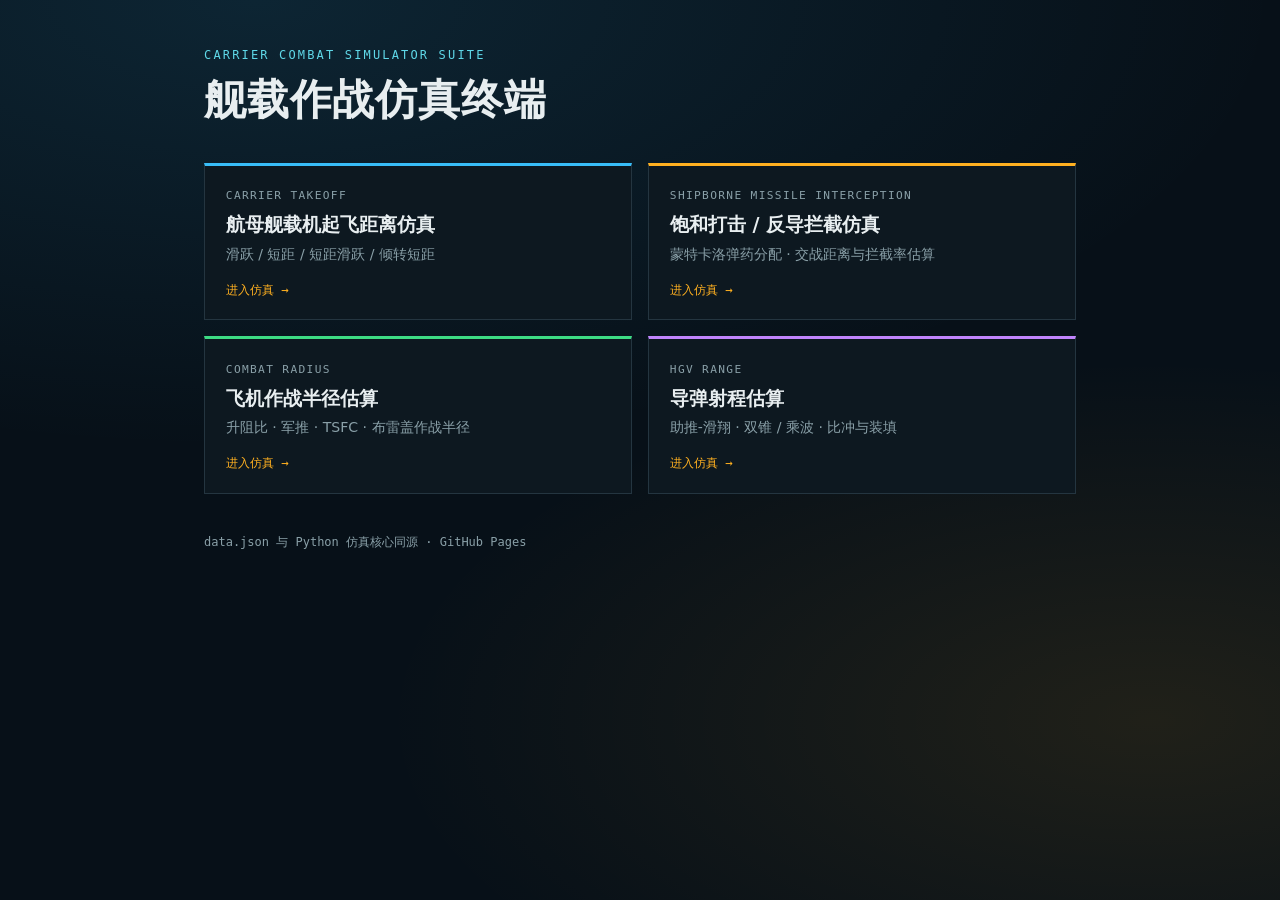
<file: docs/index.html>
<!DOCTYPE html>
<html lang="zh-CN">
<head>
  <meta charset="UTF-8">
  <meta name="viewport" content="width=device-width, initial-scale=1.0">
  <title>舰载作战仿真终端</title>
  <link rel="stylesheet" href="css/hub.css?v=6">
</head>
<body>
  <div class="hub">
    <header class="hub-header">
      <p class="hub-eyebrow">CARRIER COMBAT SIMULATOR SUITE</p>
      <h1 class="hub-title">舰载作战仿真终端</h1>
    </header>
    <main class="hub-grid" id="simGrid">
      <p class="hub-loading" id="hubStatus">正在加载模拟器目录…</p>
    </main>
    <footer class="hub-footer">data.json 与 Python 仿真核心同源 · GitHub Pages</footer>
  </div>
  <script type="module" src="js/hub.js?v=6"></script>
</body>
</html>
</file>
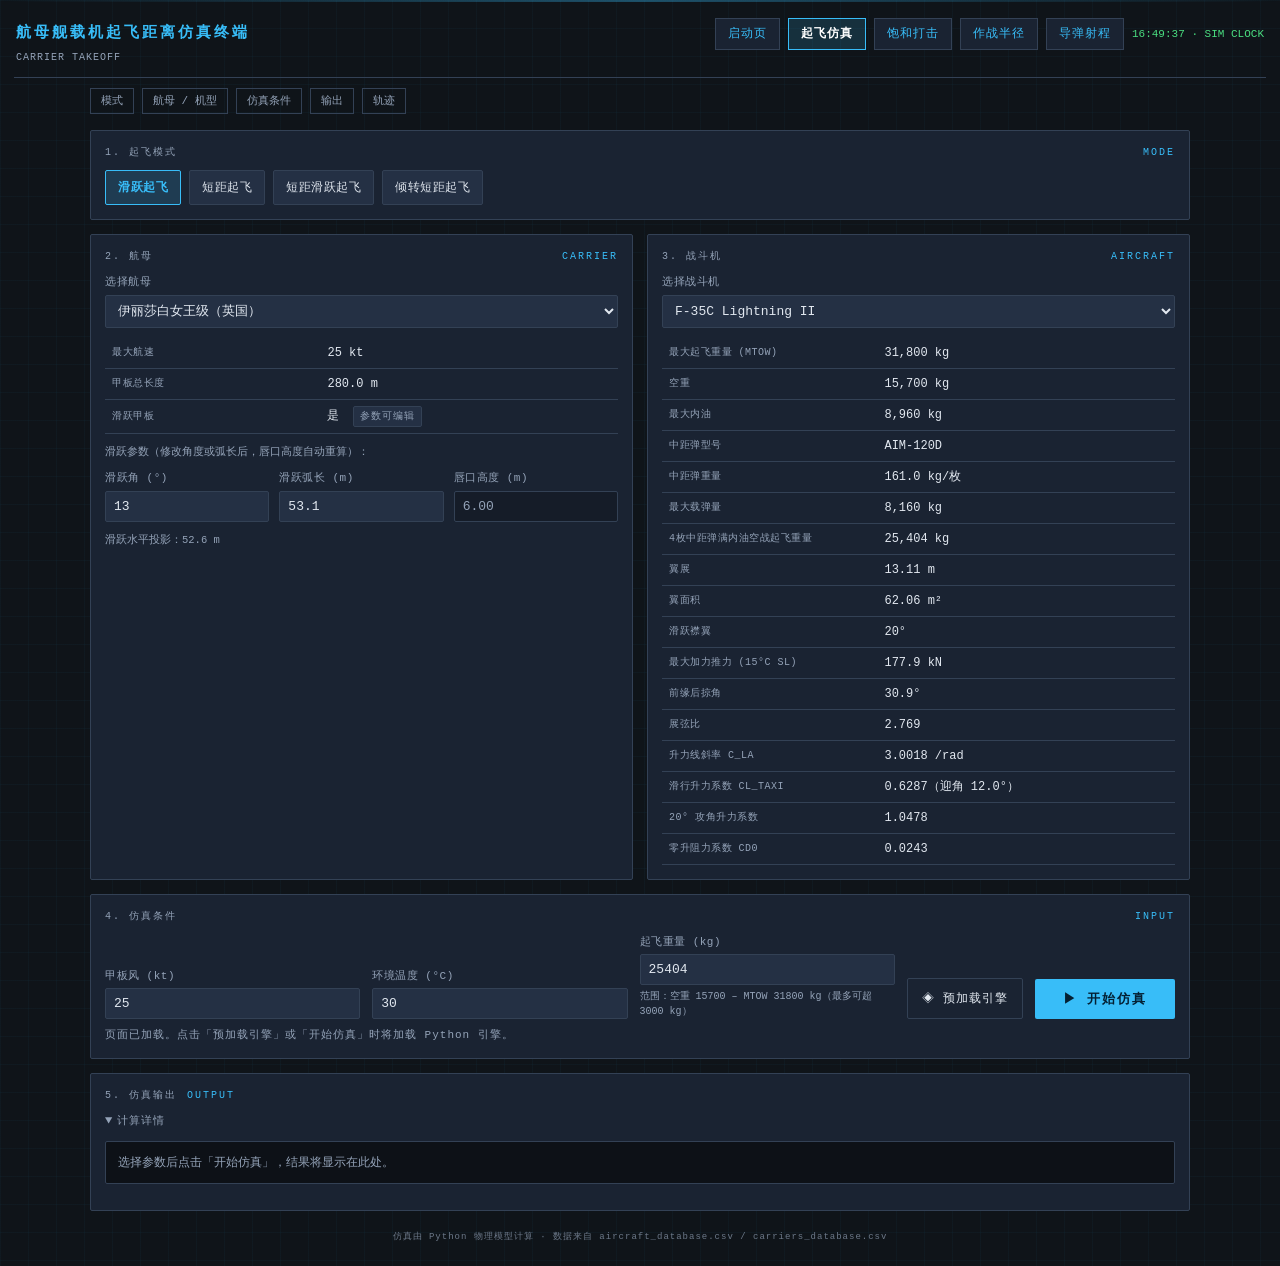
<file: docs/takeoff.html>
<!DOCTYPE html>
<html lang="zh-CN">
<head>
  <meta charset="UTF-8">
  <meta name="viewport" content="width=device-width, initial-scale=1.0">
  <title>航母舰载机起飞距离仿真</title>
  <link rel="stylesheet" href="css/style.css?v=53">
</head>
<body>
  <div class="scanline" aria-hidden="true"></div>
  <header class="terminal-header">
    <div>
      <h1 class="terminal-title">航母舰载机起飞距离仿真终端</h1>
      <p class="terminal-sub" id="headerSubtitle">CARRIER TAKEOFF</p>
    </div>
    <nav class="nav-links" aria-label="模拟器导航">
      <a class="nav-link" href="index.html">启动页</a>
      <a class="nav-link current" href="takeoff.html">起飞仿真</a>
      <a class="nav-link" href="missile-interception-strike.html">饱和打击</a>
      <a class="nav-link" href="combat-radius.html">作战半径</a>
      <a class="nav-link" href="missile-range.html">导弹射程</a>
      <span class="clock" id="takeoffClock">SYS READY</span>
    </nav>
  </header>

  <main>
    <nav class="jump-nav" aria-label="本页章节">
      <a href="#card-mode">模式</a>
      <a href="#card-carrier">航母 / 机型</a>
      <a href="#card-input">仿真条件</a>
      <a href="#outputCard">输出</a>
      <a href="#trajectorySection">轨迹</a>
    </nav>

    <section class="card" id="card-mode">
      <h2><span>1. 起飞模式</span><span class="tag">MODE</span></h2>
      <div class="mode-group" id="modeGroup"></div>
      <div id="strategySection" class="hidden" style="margin-top: 1rem;">
        <h3 id="strategyTitle">喷口 / 短舱策略</h3>
        <div class="mode-group" id="strategyGroup">
          <button type="button" class="mode-btn strategy-btn active" data-strategy="A">策略 A</button>
          <button type="button" class="mode-btn strategy-btn" data-strategy="B">策略 B</button>
          <button type="button" class="mode-btn strategy-btn" data-strategy="C" id="strategyBtnC">策略 C</button>
        </div>
        <p id="strategyDesc" class="note hidden"></p>
      </div>
    </section>

    <div class="grid-2" id="card-carrier">
      <section class="card">
        <h2><span>2. 航母</span><span class="tag">CARRIER</span></h2>
        <label for="carrierSelect">选择航母</label>
        <select id="carrierSelect"></select>
        <table class="spec-table">
          <tbody id="carrierSpecs"></tbody>
        </table>
        <div id="skiJumpSection" class="hidden">
          <p class="note">滑跃参数（修改角度或弧长后，唇口高度自动重算）：</p>
          <div class="ski-edit-row">
            <div>
              <label for="skiAngle">滑跃角 (°)</label>
              <input type="number" id="skiAngle" step="0.1" min="1" max="20">
            </div>
            <div>
              <label for="skiArcLength">滑跃弧长 (m)</label>
              <input type="number" id="skiArcLength" step="0.1" min="1">
            </div>
            <div class="readonly">
              <label for="skiHeight">唇口高度 (m)</label>
              <input type="number" id="skiHeight" readonly tabindex="-1">
            </div>
          </div>
          <p class="note">滑跃水平投影：<span id="skiHorizontal">—</span> m</p>
        </div>
      </section>

      <section class="card">
        <h2><span>3. 战斗机</span><span class="tag">AIRCRAFT</span></h2>
        <label for="aircraftSelect">选择战斗机</label>
        <select id="aircraftSelect"></select>
        <table class="spec-table">
          <tbody id="aircraftSpecs"></tbody>
        </table>
        <div id="hardpointsSection" class="hardpoints-section hidden">
          <h3 class="hardpoints-title">外挂挂点</h3>
          <table class="spec-table hardpoints-table">
            <thead>
              <tr>
                <th>挂点</th>
                <th>限重</th>
                <th>可挂载</th>
              </tr>
            </thead>
            <tbody id="aircraftHardpoints"></tbody>
          </table>
          <ul id="aircraftFixedEquipment" class="hardpoints-fixed"></ul>
        </div>
      </section>
    </div>

    <section class="card" id="card-input">
      <h2><span>4. 仿真条件</span><span class="tag">INPUT</span></h2>
      <div class="run-row">
        <div class="field">
          <label for="windInput">甲板风 (kt)</label>
          <input type="number" id="windInput" step="0.5" min="0" value="">
        </div>
        <div class="field">
          <label for="tempInput">环境温度 (°C)</label>
          <input type="number" id="tempInput" step="0.5" value="">
        </div>
        <div class="field">
          <label for="massInput">起飞重量 (kg)</label>
          <input type="number" id="massInput" step="10" min="1">
          <p class="field-hint" id="massRangeHint"></p>
          <p class="field-error hidden" id="massError"></p>
        </div>
        <button type="button" id="preloadBtn" class="secondary">◈ 预加载引擎</button>
        <button type="button" id="runBtn" class="primary">▶ 开始仿真</button>
      </div>
      <div id="status"></div>
    </section>

    <section class="card" id="outputCard">
      <h2>
        <span class="card-heading">
          <span>5. 仿真输出</span>
          <span class="tag">OUTPUT</span>
        </span>
        <span class="output-summary" id="outputSummary"></span>
      </h2>
      <p id="staleBanner" class="stale-banner hidden">参数已更改，以下结果与当前输入不一致，请重新仿真。</p>
      <div id="highlights" class="stat-row hidden"></div>
      <details id="outputDetails" class="output-details" open>
        <summary>计算详情</summary>
        <pre id="output" class="empty">选择参数后点击「开始仿真」，结果将显示在此处。</pre>
      </details>
    </section>

    <section class="card hidden" id="trajectorySection">
      <h2><span>6. 起飞轨迹</span><span class="tag">TRAJECTORY</span></h2>
      <p class="trajectory-hint">侧视剖面：甲板折线与飞机质心轨迹（水平 x、高度 y，单位 m）</p>
      <p class="trajectory-meta" id="trajectoryMeta"></p>
      <canvas id="trajectoryCanvas" width="1060" height="320"></canvas>
      <div class="trajectory-legend">
        <span class="legend-item"><i class="swatch deck"></i>甲板</span>
        <span class="legend-item"><i class="swatch path"></i>飞机轨迹</span>
        <span class="legend-item"><i class="swatch limit"></i>离舰点 / 滑跑距离</span>
        <span class="legend-item"><i class="swatch marker start"></i>起点</span>
        <span class="legend-item"><i class="swatch marker exit"></i>离舰</span>
        <span class="legend-item"><i class="swatch marker end"></i>轨迹终点</span>
      </div>
    </section>
  </main>

  <footer>
    仿真由 Python 物理模型计算 · 数据来自 aircraft_database.csv / carriers_database.csv
  </footer>

  <button type="button" id="backToTop" class="back-to-top" hidden>↑ 顶部</button>

  <script type="module" src="js/app.js?v=53"></script>
</body>
</html>
</file>
<file: docs/css/hub.css>
:root {
  --bg: #071018;
  --panel: #0d1820;
  --line: #243540;
  --text: #e8eef0;
  --muted: #8aa0a8;
  --amber: #ffb020;
  --cyan: #5fd8e8;
  --blue: #38bdf8;
  --font: "Segoe UI", system-ui, -apple-system, sans-serif;
  --mono: "SF Mono", "Cascadia Code", Menlo, monospace;
}

* { box-sizing: border-box; }
html, body {
  margin: 0;
  min-height: 100vh;
  background:
    radial-gradient(ellipse 80% 50% at 20% 0%, rgba(56, 189, 248, 0.12), transparent),
    radial-gradient(ellipse 60% 40% at 90% 80%, rgba(255, 176, 32, 0.1), transparent),
    var(--bg);
  color: var(--text);
  font-family: var(--font);
}

.hub {
  max-width: 920px;
  margin: 0 auto;
  padding: 3rem 1.5rem 2rem;
}

.hub-eyebrow {
  margin: 0;
  font-family: var(--mono);
  font-size: 0.75rem;
  letter-spacing: 0.18em;
  color: var(--cyan);
}

.hub-title {
  margin: 0.6rem 0 0.4rem;
  font-size: clamp(1.8rem, 4vw, 2.6rem);
  font-weight: 650;
  letter-spacing: 0.02em;
}

.hub-sub {
  margin: 0;
  color: var(--muted);
  font-size: 0.95rem;
}

.hub-grid {
  display: grid;
  gap: 1rem;
  margin-top: 2.2rem;
}

@media (min-width: 720px) {
  .hub-grid { grid-template-columns: 1fr 1fr; }
}

.sim-card {
  display: block;
  text-decoration: none;
  color: inherit;
  background: var(--panel);
  border: 1px solid var(--line);
  padding: 1.4rem 1.3rem 1.3rem;
  transition: border-color 0.15s, transform 0.15s;
}

.sim-card:hover {
  border-color: var(--amber);
  transform: translateY(-2px);
}

.sim-card.takeoff { border-top: 3px solid var(--blue); }
.sim-card.missile_interception { border-top: 3px solid var(--amber); }
.sim-card.combat_radius { border-top: 3px solid #3ddc84; }
.sim-card.missile_range { border-top: 3px solid #c084fc; }

.sim-id {
  font-family: var(--mono);
  font-size: 0.7rem;
  letter-spacing: 0.12em;
  color: var(--muted);
  text-transform: uppercase;
  line-height: 1.35;
  word-break: break-word;
}

.sim-name {
  margin: 0.55rem 0 0.35rem;
  font-size: 1.2rem;
  font-weight: 600;
}

.sim-sub {
  margin: 0;
  color: var(--muted);
  font-size: 0.88rem;
  line-height: 1.45;
}

.sim-cta {
  margin-top: 1.1rem;
  font-family: var(--mono);
  font-size: 0.78rem;
  color: var(--amber);
}

.hub-loading, .hub-error {
  color: var(--muted);
  font-family: var(--mono);
  font-size: 0.85rem;
}

.hub-error { color: #f87171; }

.hub-footer {
  margin-top: 2.5rem;
  font-size: 0.75rem;
  color: var(--muted);
  font-family: var(--mono);
}
</file>
<file: docs/css/style.css>
/* 起飞仿真：战术终端布局/特效对齐饱和打击页，颜色保留起飞蓝青主题 */
:root {
  --bg: #0f1419;
  --surface: #1a2332;
  --surface2: #243044;
  --border: #334155;
  --text: #e2e8f0;
  --muted: #94a3b8;
  --accent: #38bdf8;
  --accent-dim: #0ea5e9;
  --success: #4ade80;
  --danger: #f87171;
  --warn: #fbbf24;
  --radius: 2px;
  --mono: 'Courier New', ui-monospace, SFMono-Regular, Menlo, Consolas, monospace;
}

* { box-sizing: border-box; }

html, body {
  margin: 0;
  padding: 0;
  min-height: 100vh;
  background: var(--bg);
  color: var(--text);
  font-family: var(--mono);
  line-height: 1.5;
}

body {
  background-image:
    linear-gradient(rgba(56, 189, 248, 0.035) 1px, transparent 1px),
    linear-gradient(90deg, rgba(56, 189, 248, 0.035) 1px, transparent 1px);
  background-size: 28px 28px;
  padding: 14px;
}

.scanline {
  position: fixed;
  top: 0; left: 0; right: 0;
  height: 2px;
  background: linear-gradient(90deg, transparent, var(--accent), transparent);
  opacity: 0.35;
  animation: sweep 5s linear infinite;
  pointer-events: none;
  z-index: 50;
}
@keyframes sweep { 0% { top: 0%; } 100% { top: 100%; } }
@media (prefers-reduced-motion: reduce) {
  .scanline { animation: none; display: none; }
}

header.terminal-header {
  display: flex;
  justify-content: space-between;
  align-items: baseline;
  flex-wrap: wrap;
  gap: 8px;
  border-bottom: 1px solid var(--border);
  padding: 4px 2px 12px;
  margin-bottom: 14px;
  background: transparent;
}

.terminal-title {
  margin: 0;
  font-size: 15px;
  letter-spacing: 3px;
  color: var(--accent);
  text-transform: uppercase;
  font-weight: 700;
}

.terminal-sub {
  margin: 4px 0 0;
  font-size: 10px;
  color: var(--muted);
  letter-spacing: 1px;
}

.nav-links {
  display: flex;
  flex-wrap: wrap;
  gap: 8px;
  align-items: center;
}

.nav-link {
  font-size: 12px;
  color: var(--accent);
  text-decoration: none;
  letter-spacing: 1px;
  border: 1px solid var(--border);
  padding: 6px 12px;
  background: var(--surface);
}
.nav-link:hover {
  border-color: var(--accent);
  color: #fff;
}
.nav-link.current {
  background: rgba(56, 189, 248, 0.16);
  border-color: var(--accent);
  color: #fff;
  font-weight: 700;
}

.jump-nav {
  display: flex;
  flex-wrap: wrap;
  gap: 8px;
  margin: -4px 0 2px;
}
.jump-nav a {
  font-size: 11px;
  color: var(--muted);
  text-decoration: none;
  border: 1px solid var(--border);
  padding: 4px 10px;
}
.jump-nav a:hover { color: var(--accent); border-color: var(--accent); }

.clock {
  font-size: 11px;
  color: var(--success);
}

main {
  max-width: 1100px;
  margin: 0 auto;
  display: grid;
  gap: 14px;
  padding: 0;
}

.card {
  background: var(--surface);
  border: 1px solid var(--border);
  border-radius: var(--radius);
  padding: 14px;
}

.card h2,
.panel-head {
  margin: 0 0 10px;
  font-size: 10px;
  font-weight: 400;
  letter-spacing: 2px;
  color: var(--muted);
  text-transform: uppercase;
  display: flex;
  justify-content: space-between;
  align-items: center;
  gap: 12px;
}

.card h2 .card-heading {
  display: inline-flex;
  align-items: center;
  gap: 10px;
  min-width: 0;
}

.card h2 .output-summary {
  color: var(--accent);
  font-size: 11px;
  letter-spacing: 0.5px;
  text-align: right;
  white-space: nowrap;
}

.card h2 .tag,
.panel-head .tag {
  color: var(--accent);
}

.grid-2 {
  display: grid;
  grid-template-columns: 1fr 1fr;
  gap: 14px;
}
@media (max-width: 720px) {
  .grid-2 { grid-template-columns: 1fr; }
}

label {
  display: block;
  font-size: 11px;
  color: var(--muted);
  margin-bottom: 4px;
  letter-spacing: 0.5px;
}

select,
input[type="number"],
input[type="text"] {
  width: 100%;
  padding: 7px 8px;
  background: var(--surface2);
  border: 1px solid var(--border);
  border-radius: var(--radius);
  color: var(--text);
  font-family: var(--mono);
  font-size: 13px;
  outline: none;
}

select:focus,
input:focus {
  border-color: var(--accent);
  box-shadow: none;
}

.mode-group {
  display: flex;
  flex-wrap: wrap;
  gap: 8px;
}

.mode-btn {
  padding: 8px 12px;
  border: 1px solid var(--border);
  border-radius: var(--radius);
  background: var(--surface2);
  color: var(--text);
  cursor: pointer;
  font-family: var(--mono);
  font-size: 12px;
  letter-spacing: 0.5px;
  transition: border-color 0.15s, background 0.15s, color 0.15s;
}

.mode-btn:hover { border-color: var(--accent); color: var(--accent); }

.mode-btn.active {
  background: rgba(56, 189, 248, 0.16);
  border-color: var(--accent);
  color: var(--accent);
  font-weight: 700;
}

#strategyDesc,
.card-hint,
.note {
  margin: 10px 0 0;
  font-size: 10.5px;
  color: var(--muted);
  line-height: 1.6;
}

#strategyTitle {
  margin: 0 0 0.5rem;
  font-size: 10px;
  letter-spacing: 2px;
  color: var(--accent);
  text-transform: uppercase;
  font-weight: 400;
}

.spec-table {
  width: 100%;
  border-collapse: collapse;
  font-size: 11.5px;
  margin-top: 10px;
}

.spec-table th,
.spec-table td {
  padding: 6px 7px;
  text-align: left;
  border-bottom: 1px solid var(--border);
}

.spec-table th {
  color: var(--muted);
  font-weight: 400;
  letter-spacing: 0.5px;
  font-size: 10px;
  text-transform: uppercase;
  width: 42%;
}

.spec-table td {
  font-family: var(--mono);
  font-size: 12px;
}

.hardpoints-section {
  margin-top: 14px;
  padding-top: 10px;
  border-top: 1px dashed var(--border);
}

.hardpoints-title {
  margin: 0 0 8px;
  font-size: 11px;
  letter-spacing: 0.6px;
  text-transform: uppercase;
  color: var(--muted);
  font-weight: 400;
}

.hardpoints-table thead th {
  font-size: 10px;
  color: var(--muted);
  font-weight: 400;
  text-transform: uppercase;
}

.hardpoints-table td.store-list {
  font-family: var(--sans);
  font-size: 11px;
  line-height: 1.45;
}

.hardpoints-fixed {
  margin: 8px 0 0;
  padding-left: 18px;
  font-size: 11px;
  color: var(--muted);
}

.ski-edit-row {
  display: grid;
  grid-template-columns: 1fr 1fr 1fr;
  gap: 10px;
  margin-top: 10px;
}

.ski-edit-row .readonly input {
  background: #151c28;
  color: var(--muted);
  cursor: not-allowed;
}

.run-row {
  display: flex;
  flex-wrap: wrap;
  align-items: flex-end;
  gap: 12px;
}

.run-row .field {
  flex: 1;
  min-width: 120px;
}

button.primary {
  width: auto;
  min-width: 140px;
  padding: 11px 16px;
  background: var(--accent);
  color: #042033;
  border: none;
  border-radius: var(--radius);
  font-family: var(--mono);
  font-size: 13px;
  font-weight: 700;
  letter-spacing: 2px;
  cursor: pointer;
  white-space: nowrap;
}

button.primary:hover:not(:disabled) { background: #7dd3fc; }
button.primary:disabled {
  background: #1e4a63;
  color: #0a2030;
  cursor: progress;
  opacity: 1;
}

/* 仿真计算中：整页等待光标，避免主线程阻塞后手型指针卡住 */
body.sim-busy,
body.sim-busy * {
  cursor: progress !important;
}

button.secondary {
  padding: 11px 14px;
  background: transparent;
  color: var(--text);
  border: 1px solid var(--border);
  border-radius: var(--radius);
  font-family: var(--mono);
  font-size: 12px;
  letter-spacing: 1px;
  cursor: pointer;
  white-space: nowrap;
}

button.secondary:hover:not(:disabled) {
  border-color: var(--accent);
  color: var(--accent);
}

.stat-row { display: flex; gap: 10px; flex-wrap: wrap; margin-bottom: 12px; }
.stat {
  flex: 1; min-width: 130px; background: var(--surface2); border: 1px solid var(--border);
  padding: 10px 12px;
}
.stat .k { font-size: 9px; letter-spacing: 1.5px; color: var(--muted); text-transform: uppercase; }
.stat .v { font-size: 22px; color: var(--accent); margin-top: 4px; }
.stat .v.ok { color: var(--success); }
.stat .v.danger { color: var(--danger); }
.stat .v.accent { color: var(--accent); }

.stale-banner {
  margin: 0 0 10px;
  padding: 8px 10px;
  font-size: 11px;
  color: #fbbf24;
  border: 1px solid rgba(251, 191, 36, 0.45);
  background: rgba(251, 191, 36, 0.08);
}
.stale-banner.hidden { display: none; }
#outputCard.stale { opacity: 0.78; }

.output-details { margin-top: 4px; }
.output-details summary {
  cursor: pointer;
  color: var(--muted);
  font-size: 11px;
  letter-spacing: 1px;
  margin-bottom: 8px;
}
.output-details summary:hover { color: var(--accent); }

.field-hint {
  margin: 4px 0 0;
  font-size: 10px;
  color: var(--muted);
}
.field-error {
  margin: 4px 0 0;
  font-size: 11px;
  color: var(--danger);
}
.field-warning {
  margin: 4px 0 0;
  font-size: 11px;
  color: var(--warn);
}
input.invalid { border-color: var(--danger); }
input.warn { border-color: var(--warn); }

.back-to-top {
  position: fixed;
  right: 18px;
  bottom: 18px;
  z-index: 40;
  padding: 8px 12px;
  background: var(--surface);
  color: var(--accent);
  border: 1px solid var(--accent);
  font-family: var(--mono);
  font-size: 12px;
  cursor: pointer;
}
.back-to-top:hover { background: rgba(56, 189, 248, 0.16); }

#output {
  background: #0d1117;
  border: 1px solid var(--border);
  border-radius: var(--radius);
  padding: 12px;
  font-family: var(--mono);
  font-size: 11.5px;
  line-height: 1.55;
  white-space: pre-wrap;
  word-break: break-word;
  min-height: 0;
  max-height: 420px;
  overflow-y: auto;
  color: #c9d1d9;
}

#output.empty {
  color: var(--muted);
  font-style: normal;
}

#status {
  font-size: 11px;
  color: var(--muted);
  margin-top: 8px;
  letter-spacing: 1px;
}
#status.loading { color: var(--accent); }
#status.error { color: var(--danger); }
#status.ok { color: var(--success); }

.hidden { display: none !important; }

.badge {
  display: inline-block;
  padding: 2px 6px;
  border-radius: 2px;
  font-size: 10px;
  background: var(--surface2);
  color: var(--muted);
  margin-left: 6px;
  border: 1px solid var(--border);
  letter-spacing: 1px;
}

footer {
  text-align: center;
  padding: 20px 8px 8px;
  color: var(--muted);
  font-size: 9px;
  letter-spacing: 1px;
  opacity: 0.7;
}

.trajectory-hint,
.trajectory-meta {
  margin: 0 0 8px;
  font-size: 10.5px;
  color: var(--muted);
}
.trajectory-meta { color: var(--accent); }

#trajectoryCanvas {
  display: block;
  width: 100%;
  height: 320px;
  min-height: 240px;
  background: var(--surface2);
  border: 1px solid var(--border);
  border-radius: var(--radius);
}

.trajectory-legend {
  display: flex;
  flex-wrap: wrap;
  gap: 12px;
  margin-top: 10px;
  font-size: 10.5px;
  color: var(--muted);
}

.legend-item {
  display: inline-flex;
  align-items: center;
  gap: 6px;
}

.swatch {
  display: inline-block;
  width: 1.25rem;
  height: 0.2rem;
  border-radius: 1px;
}
.swatch.deck { background: #64748b; }
.swatch.path { background: var(--accent); }
.swatch.limit {
  background: repeating-linear-gradient(90deg, var(--danger) 0 4px, transparent 4px 7px);
  height: 0.65rem;
  width: 0.35rem;
}
.swatch.marker {
  width: 0.55rem;
  height: 0.55rem;
  border-radius: 50%;
}
.swatch.marker.start { background: #4ade80; }
.swatch.marker.exit { background: #fb923c; }
.swatch.marker.end { background: #fbbf24; }
</file>
